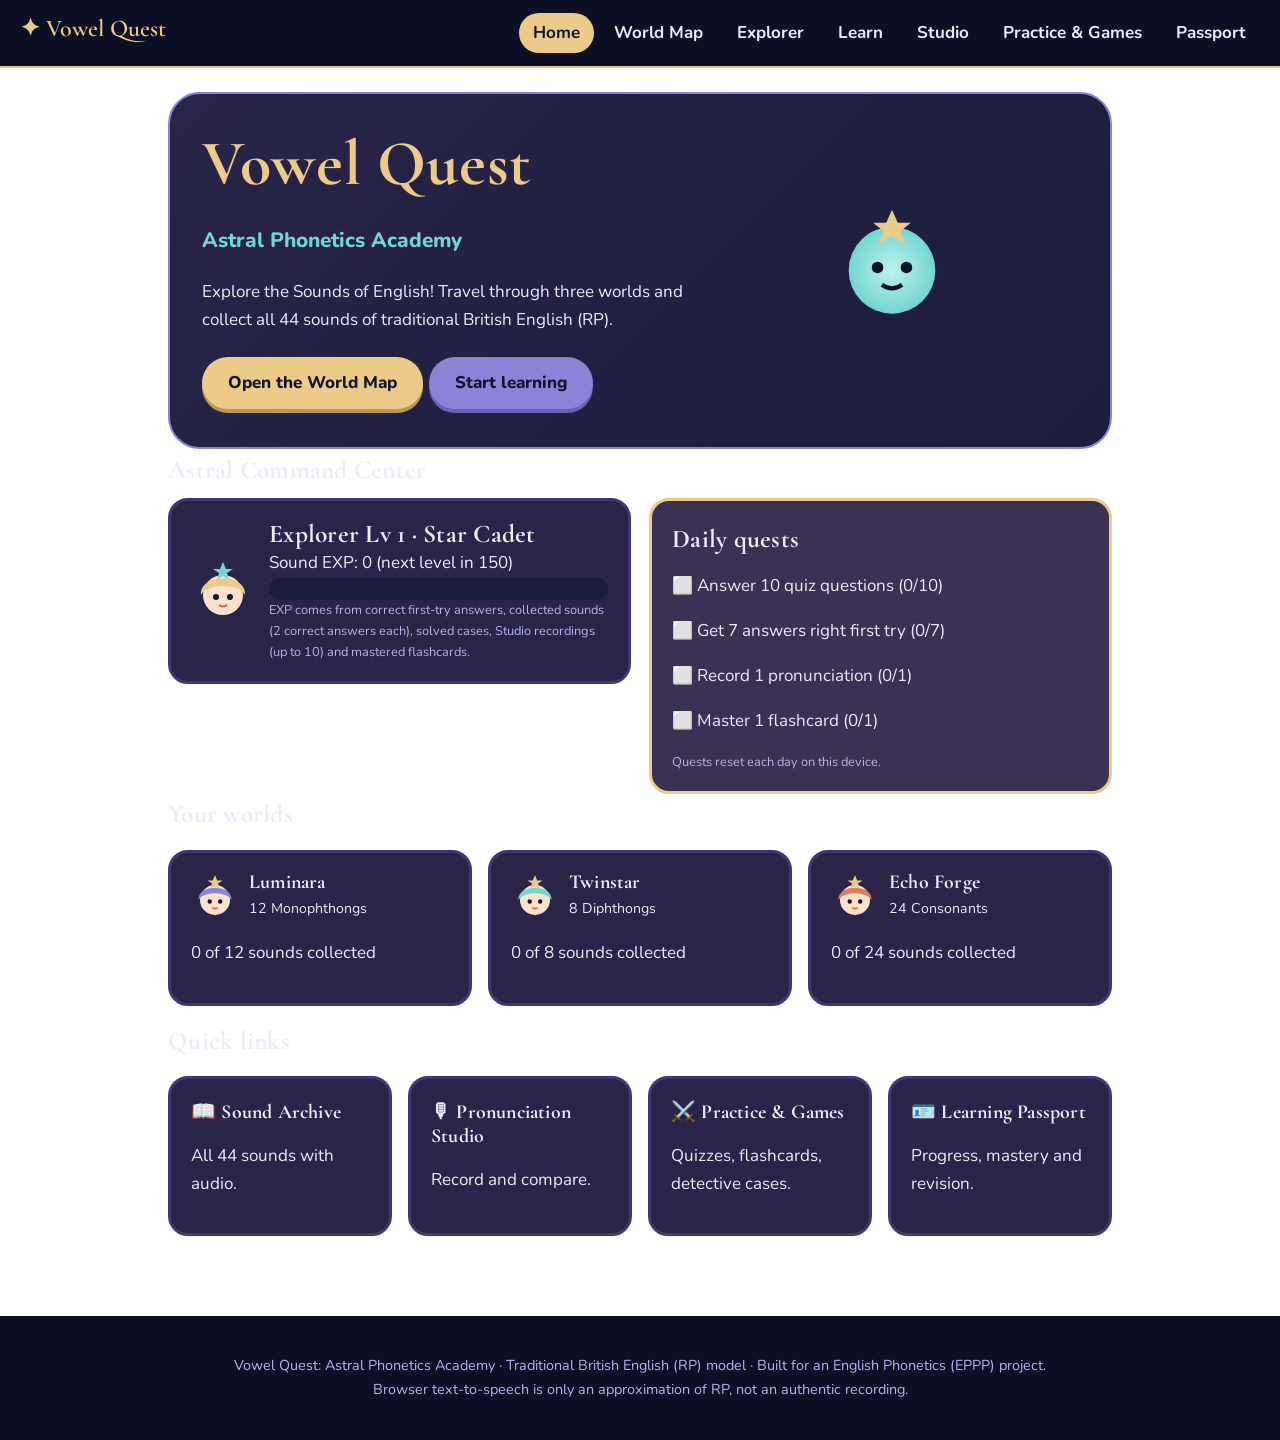
<file: index.html>
<!DOCTYPE html>
<html lang="en"><head><meta charset="utf-8"><meta name="viewport" content="width=device-width,initial-scale=1">
<title>Astral Command Center | Vowel Quest</title>
<link rel="preconnect" href="https://fonts.googleapis.com"><link href="https://fonts.googleapis.com/css2?family=Cormorant+Garamond:wght@600;700&family=Nunito:wght@400;700;800&display=swap" rel="stylesheet">
<link rel="stylesheet" href="css/style.css"></head>
<body><header id="site-header"></header>
<main>

<section class="hero"><div><h1>Vowel Quest</h1><p class="tag">Astral Phonetics Academy</p><p>Explore the Sounds of English! Travel through three worlds and collect all 44 sounds of traditional British English (RP).</p>
<a class="btn" href="world.html">Open the World Map</a><a class="btn alt" href="learn.html">Start learning</a></div><div style="text-align:center" id="echo"></div></section>
<h2>Astral Command Center</h2><div id="cmd"></div><h2>Your worlds</h2><div class="grid" id="worlds"></div>
<h2>Quick links</h2><div class="grid"><a class="card" href="explorer.html"><h3>📖 Sound Archive</h3><p>All 44 sounds with audio.</p></a><a class="card" href="studio.html"><h3>🎙 Pronunciation Studio</h3><p>Record and compare.</p></a><a class="card" href="practice.html"><h3>⚔️ Practice &amp; Games</h3><p>Quizzes, flashcards, detective cases.</p></a><a class="card" href="progress.html"><h3>🪪 Learning Passport</h3><p>Progress, mastery and revision.</p></a></div>
</main>
<footer id="site-footer"></footer>
<script src="js/data.js"></script><script src="js/main.js"></script><script src="js/home.js"></script>
</body></html>
</file>
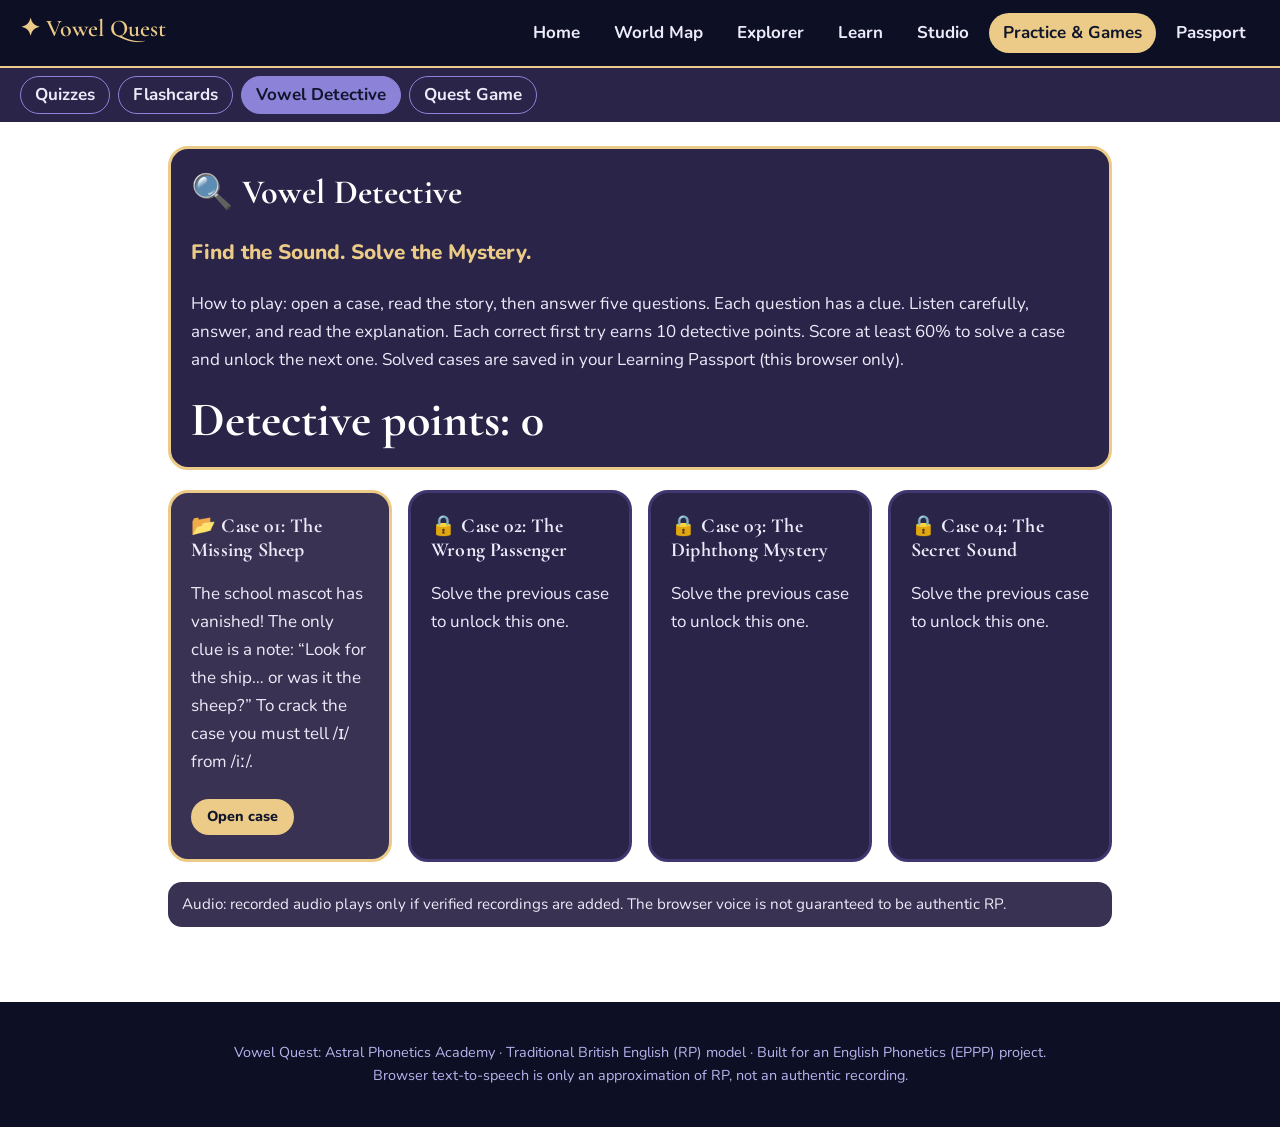
<file: detective.html>
<!DOCTYPE html>
<html lang="en"><head><meta charset="utf-8"><meta name="viewport" content="width=device-width,initial-scale=1">
<title>Vowel Detective | Vowel Quest</title>
<link rel="preconnect" href="https://fonts.googleapis.com"><link href="https://fonts.googleapis.com/css2?family=Cormorant+Garamond:wght@600;700&family=Nunito:wght@400;700;800&display=swap" rel="stylesheet">
<link rel="stylesheet" href="css/style.css"></head>
<body><header id="site-header"></header>
<main>

<div class="card dtv"><h1>🔍 Vowel Detective</h1><p class="tag" style="color:var(--y)">Find the Sound. Solve the Mystery.</p>
<p>How to play: open a case, read the story, then answer five questions. Each question has a clue. Listen carefully, answer, and read the explanation. Each correct first try earns 10 detective points. Score at least 60% to solve a case and unlock the next one. Solved cases are saved in your Learning Passport (this browser only).</p><p id="pts" class="big" style="color:#fff"></p></div>
<div id="cases" style="margin-top:18px"></div>
<p class="note">Audio: recorded audio plays only if verified recordings are added. The browser voice is not guaranteed to be authentic RP.</p>
</main>
<footer id="site-footer"></footer>
<script src="js/data.js"></script><script src="js/main.js"></script><script src="js/detective.js"></script>
</body></html>
</file>
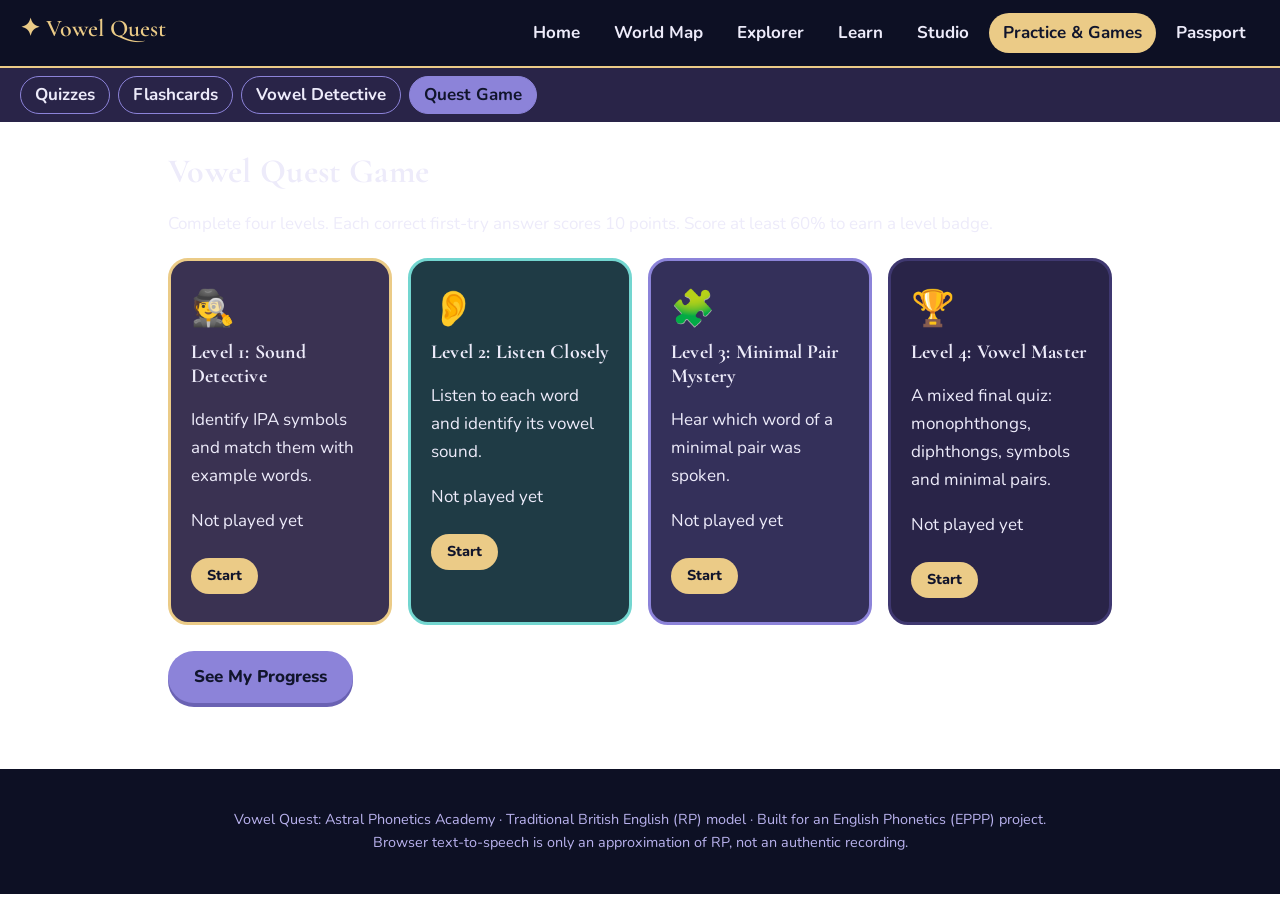
<file: game.html>
<!DOCTYPE html>
<html lang="en"><head><meta charset="utf-8"><meta name="viewport" content="width=device-width,initial-scale=1">
<title>Game | Vowel Quest</title>
<link rel="preconnect" href="https://fonts.googleapis.com"><link href="https://fonts.googleapis.com/css2?family=Cormorant+Garamond:wght@600;700&family=Nunito:wght@400;700;800&display=swap" rel="stylesheet">
<link rel="stylesheet" href="css/style.css"></head>
<body><header id="site-header"></header>
<main>
<h1>Vowel Quest Game</h1>
<p>Complete four levels. Each correct first-try answer scores 10 points. Score at least 60% to earn a level badge.</p>
<div id="game"></div>
<a class="btn alt" href="progress.html">See My Progress</a>
</main>
<footer id="site-footer"></footer>
<script src="js/data.js"></script><script src="js/main.js"></script><script src="js/game.js"></script>
</body></html>
</file>
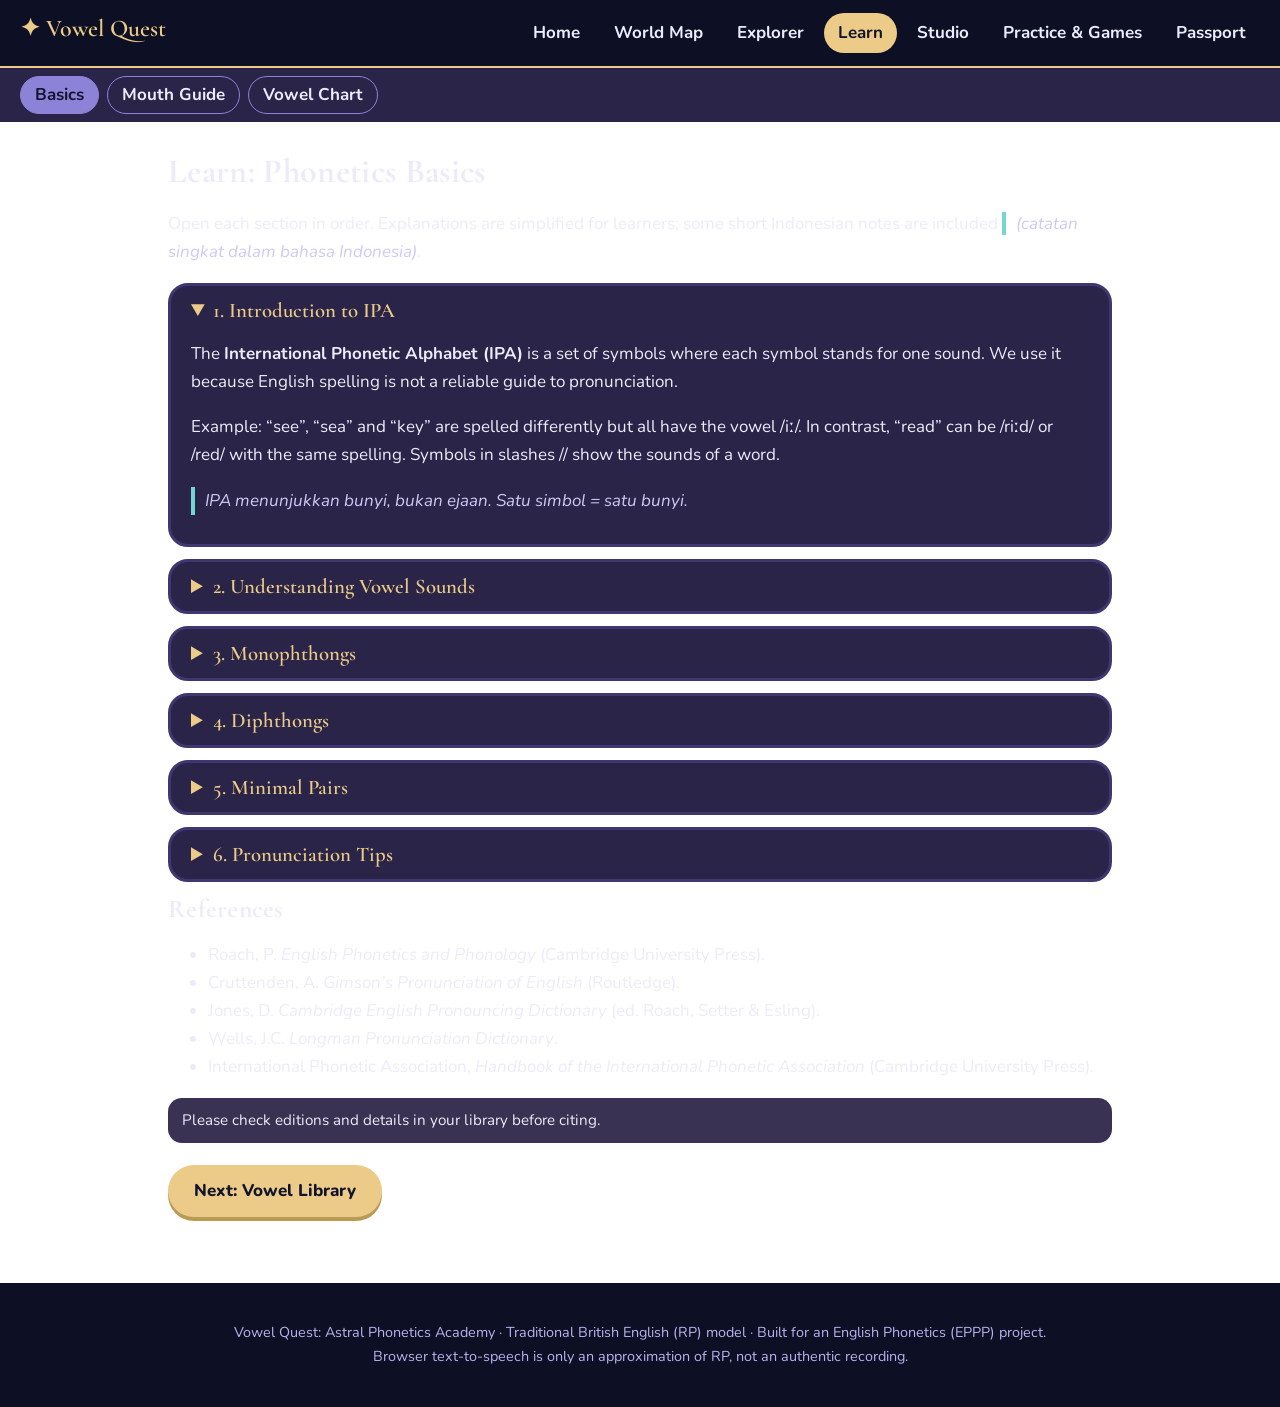
<file: learn.html>
<!DOCTYPE html>
<html lang="en"><head><meta charset="utf-8"><meta name="viewport" content="width=device-width,initial-scale=1">
<title>Learn | Vowel Quest</title>
<link rel="preconnect" href="https://fonts.googleapis.com"><link href="https://fonts.googleapis.com/css2?family=Cormorant+Garamond:wght@600;700&family=Nunito:wght@400;700;800&display=swap" rel="stylesheet">
<link rel="stylesheet" href="css/style.css"></head>
<body><header id="site-header"></header>
<main>
<h1>Learn: Phonetics Basics</h1>
<p>Open each section in order. Explanations are simplified for learners; some short Indonesian notes are included <span class="id">(catatan singkat dalam bahasa Indonesia)</span>.</p>
<details open><summary>1. Introduction to IPA</summary>
<p>The <strong>International Phonetic Alphabet (IPA)</strong> is a set of symbols where each symbol stands for one sound. We use it because English spelling is not a reliable guide to pronunciation.</p>
<p>Example: “see”, “sea” and “key” are spelled differently but all have the vowel /iː/. In contrast, “read” can be /riːd/ or /red/ with the same spelling. Symbols in slashes // show the sounds of a word.</p>
<p class="id">IPA menunjukkan bunyi, bukan ejaan. Satu simbol = satu bunyi.</p></details>
<details><summary>2. Understanding Vowel Sounds</summary>
<p>A <strong>vowel</strong> is a sound made with a fairly open mouth, with no blocking of the air. We describe vowels in three ways:</p>
<ul><li><strong>Tongue height:</strong> <em>close</em> (high tongue, as in /iː/) or <em>open</em> (low tongue, as in /ɑː/).</li><li><strong>Tongue position:</strong> <em>front</em> (/iː/), <em>central</em> (/ə/) or <em>back</em> (/uː/).</li><li><strong>Lip rounding:</strong> <em>rounded</em> (/uː/) or <em>unrounded</em> (/iː/).</li></ul>
<p class="id">Close = lidah tinggi; open = lidah rendah; front = depan; back = belakang.</p></details>
<details><summary>3. Monophthongs</summary>
<p>A <strong>monophthong</strong> is a vowel with a relatively steady quality: the tongue and lips stay in roughly the same position. This model has 12: /iː/ see, /ɪ/ sit, /e/ bed, /æ/ cat, /ɑː/ car, /ɒ/ hot, /ɔː/ law, /ʊ/ book, /uː/ food, /ʌ/ cup, /ɜː/ bird, /ə/ about.</p></details>
<details><summary>4. Diphthongs</summary>
<p>A <strong>diphthong</strong> glides from one vowel quality to another within one syllable. The tongue and lips move. This model has 8: /eɪ/ day, /aɪ/ my, /ɔɪ/ boy, /əʊ/ go, /aʊ/ now, /ɪə/ near, /eə/ hair, /ʊə/ tour.</p>
<p class="note">Academic note: this site uses the traditional RP teaching inventory. Modern British English varies, and /ʊə/ is not a distinct diphthong for all contemporary speakers (many say /ɔː/ in “tour” or “sure”). American English uses a different vowel inventory and is not taught here.</p>
<p class="id">Diftong: bunyi vokal yang “bergeser” dalam satu suku kata.</p></details>
<details><summary>5. Minimal Pairs</summary>
<p>A <strong>minimal pair</strong> is two words that differ in only one sound and have different meanings. Examples: ship /ʃɪp/ and sheep /ʃiːp/; bed /bed/ and bad /bæd/; full /fʊl/ and fool /fuːl/.</p>
<p>Changing one vowel changes the word, so that vowel is a separate <em>phoneme</em>. If you mix them up, listeners may misunderstand you.</p></details>
<details><summary>6. Pronunciation Tips</summary>
<ul><li><strong>Listen:</strong> play a word several times before speaking.</li><li><strong>Compare:</strong> say both words of a minimal pair and notice the difference.</li><li><strong>Practise:</strong> record yourself and compare with a verified recording.</li></ul>
<p><strong>Common mistakes:</strong></p>
<ul><li>Using the same vowel for /ɪ/ and /iː/ (ship and sheep). Make /iː/ longer and tenser.</li><li>Making /e/ and /æ/ the same (bed and bad). Open your mouth more for /æ/.</li><li>Turning diphthongs into short vowels (say /əʊ/ in “go”, not a plain “o”).</li><li>Pronouncing “r” after vowels in car /kɑː/ or bird /bɜːd/. Traditional RP does not.</li><li>Rounding /ʌ/ in “cup”. It is unrounded.</li></ul>
<p class="id">Indonesia punya lebih sedikit kontras vokal, jadi sebagian bunyi Inggris terasa baru. Latihan mendengar sangat membantu.</p></details>
<h2>References</h2>
<ul><li>Roach, P. <em>English Phonetics and Phonology</em> (Cambridge University Press).</li><li>Cruttenden, A. <em>Gimson’s Pronunciation of English</em> (Routledge).</li><li>Jones, D. <em>Cambridge English Pronouncing Dictionary</em> (ed. Roach, Setter &amp; Esling).</li><li>Wells, J.C. <em>Longman Pronunciation Dictionary</em>.</li><li>International Phonetic Association, <em>Handbook of the International Phonetic Association</em> (Cambridge University Press).</li></ul>
<p class="note">Please check editions and details in your library before citing.</p>
<a class="btn" href="library.html">Next: Vowel Library</a>
</main>
<footer id="site-footer"></footer>
<script src="js/data.js"></script><script src="js/main.js"></script>
</body></html>
</file>
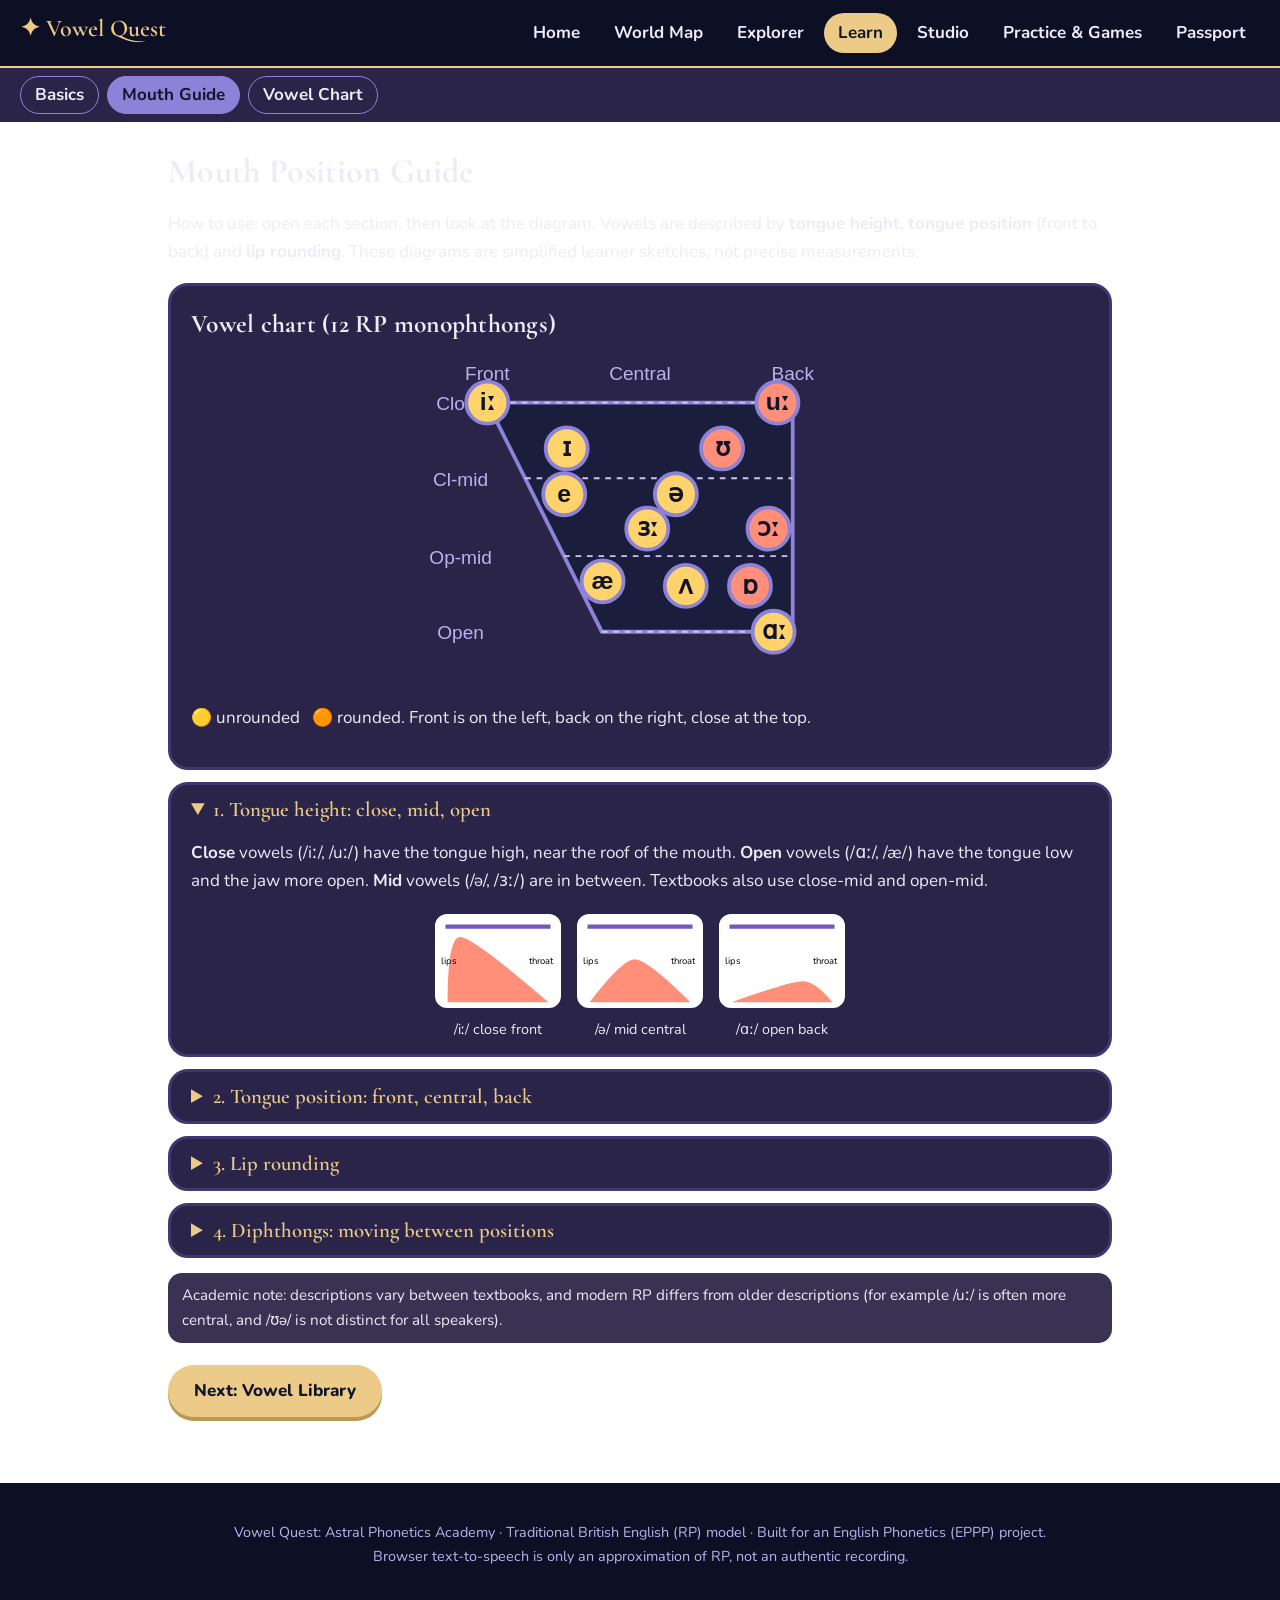
<file: mouth.html>
<!DOCTYPE html>
<html lang="en"><head><meta charset="utf-8"><meta name="viewport" content="width=device-width,initial-scale=1">
<title>Mouth Position Guide | Vowel Quest</title>
<link rel="preconnect" href="https://fonts.googleapis.com"><link href="https://fonts.googleapis.com/css2?family=Cormorant+Garamond:wght@600;700&family=Nunito:wght@400;700;800&display=swap" rel="stylesheet">
<link rel="stylesheet" href="css/style.css"></head>
<body><header id="site-header"></header>
<main>

<h1>Mouth Position Guide</h1>
<p>How to use: open each section, then look at the diagram. Vowels are described by <strong>tongue height</strong>, <strong>tongue position</strong> (front to back) and <strong>lip rounding</strong>. These diagrams are simplified learner sketches, not precise measurements.</p>
<div class="card"><h2>Vowel chart (12 RP monophthongs)</h2><div id="vchart"></div><p>🟡 unrounded &nbsp; 🟠 rounded. Front is on the left, back on the right, close at the top.</p></div>
<details open><summary>1. Tongue height: close, mid, open</summary><p><strong>Close</strong> vowels (/iː/, /uː/) have the tongue high, near the roof of the mouth. <strong>Open</strong> vowels (/ɑː/, /æ/) have the tongue low and the jaw more open. <strong>Mid</strong> vowels (/ə/, /ɜː/) are in between. Textbooks also use close-mid and open-mid.</p><div class="sks" id="sk1"></div></details>
<details><summary>2. Tongue position: front, central, back</summary><p>It describes where the highest part of the tongue is. <strong>Front:</strong> /iː/, /e/, /æ/. <strong>Central:</strong> /ə/, /ɜː/, /ʌ/. <strong>Back:</strong> /ɑː/, /ɔː/, /uː/.</p><div class="sks" id="sk2"></div></details>
<details><summary>3. Lip rounding</summary><p>Lips can be <strong>spread</strong> (/iː/), <strong>neutral</strong> (/ə/) or <strong>rounded</strong> (/uː/). Among the monophthongs, /ɒ/, /ɔː/, /ʊ/ and /uː/ are rounded. Others are unrounded. /ɑː/ is unrounded even though the mouth is wide open.</p><div class="sks" id="sk3"></div></details>
<details><summary>4. Diphthongs: moving between positions</summary><p>In a diphthong the tongue (and often the lips) moves within one syllable, for example /əʊ/ moves from central towards back and from neutral to rounded lips. See the arrows in the <a href="library.html">Vowel Library</a>.</p></details>
<p class="note">Academic note: descriptions vary between textbooks, and modern RP differs from older descriptions (for example /uː/ is often more central, and /ʊə/ is not distinct for all speakers).</p>
<a class="btn" href="library.html">Next: Vowel Library</a>
</main>
<footer id="site-footer"></footer>
<script src="js/data.js"></script><script src="js/main.js"></script><script src="js/mouth.js"></script>
</body></html>
</file>
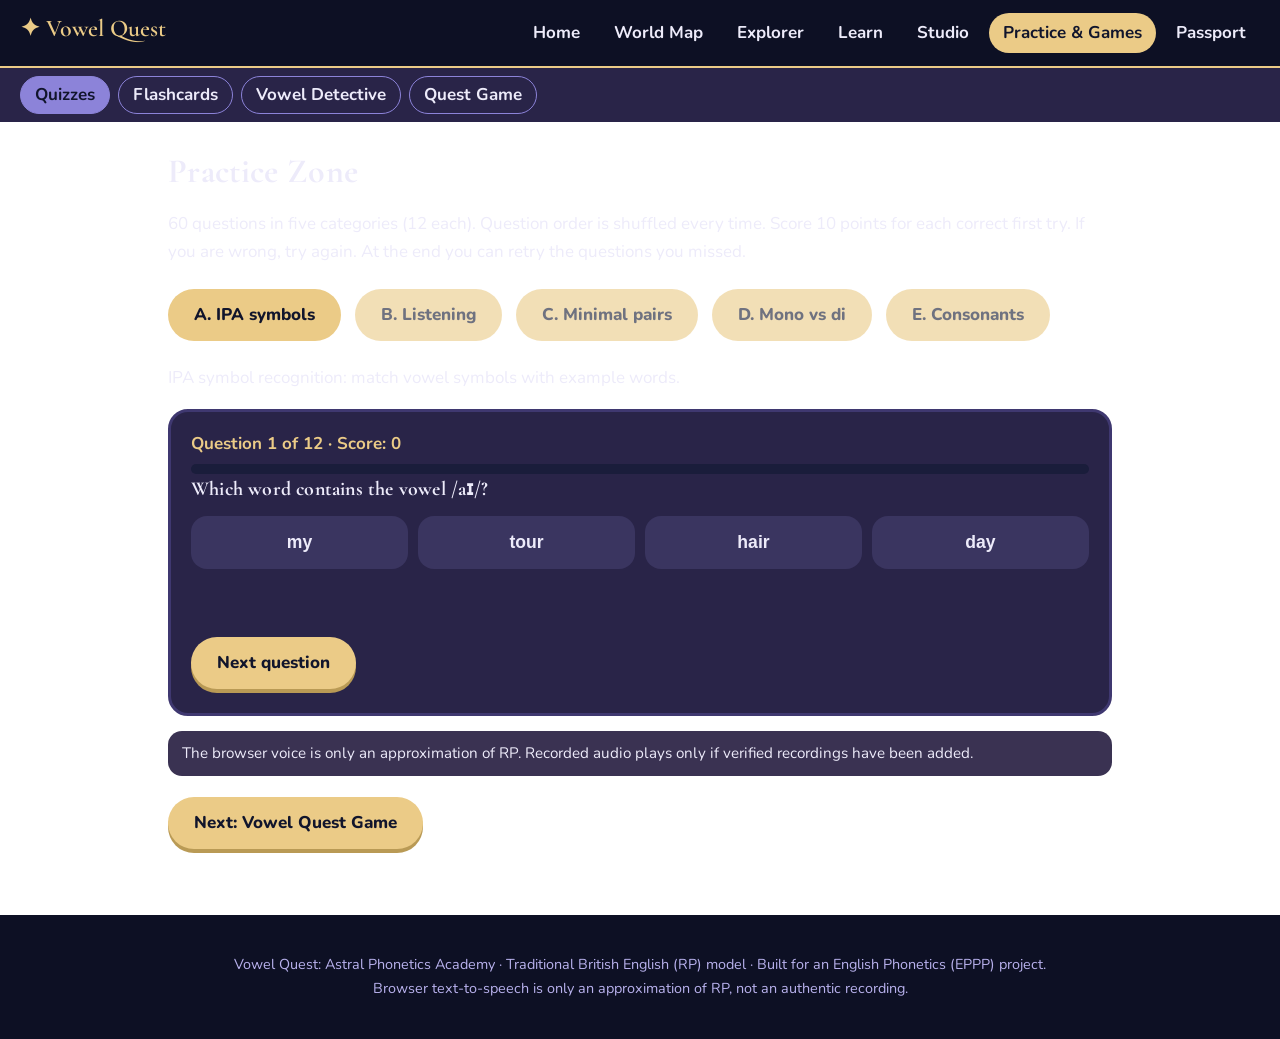
<file: practice.html>
<!DOCTYPE html>
<html lang="en"><head><meta charset="utf-8"><meta name="viewport" content="width=device-width,initial-scale=1">
<title>Practice Zone | Vowel Quest</title>
<link rel="preconnect" href="https://fonts.googleapis.com"><link href="https://fonts.googleapis.com/css2?family=Cormorant+Garamond:wght@600;700&family=Nunito:wght@400;700;800&display=swap" rel="stylesheet">
<link rel="stylesheet" href="css/style.css"></head>
<body><header id="site-header"></header>
<main>

<h1>Practice Zone</h1>
<p>60 questions in five categories (12 each). Question order is shuffled every time. Score 10 points for each correct first try. If you are wrong, try again. At the end you can retry the questions you missed.</p>
<div class="tabs" role="group" aria-label="Choose a category"><button class="btn" data-k="A" type="button">A. IPA symbols</button><button class="btn" data-k="B" type="button">B. Listening</button><button class="btn" data-k="C" type="button">C. Minimal pairs</button><button class="btn" data-k="D" type="button">D. Mono vs di</button><button class="btn" data-k="E" type="button">E. Consonants</button></div>
<p id="intro"></p><div class="card" id="quiz"></div>
<p class="note">The browser voice is only an approximation of RP. Recorded audio plays only if verified recordings have been added.</p>
<a class="btn" href="game.html">Next: Vowel Quest Game</a>
</main>
<footer id="site-footer"></footer>
<script src="js/data.js"></script><script src="js/main.js"></script><script src="js/practice.js"></script>
</body></html>
</file>
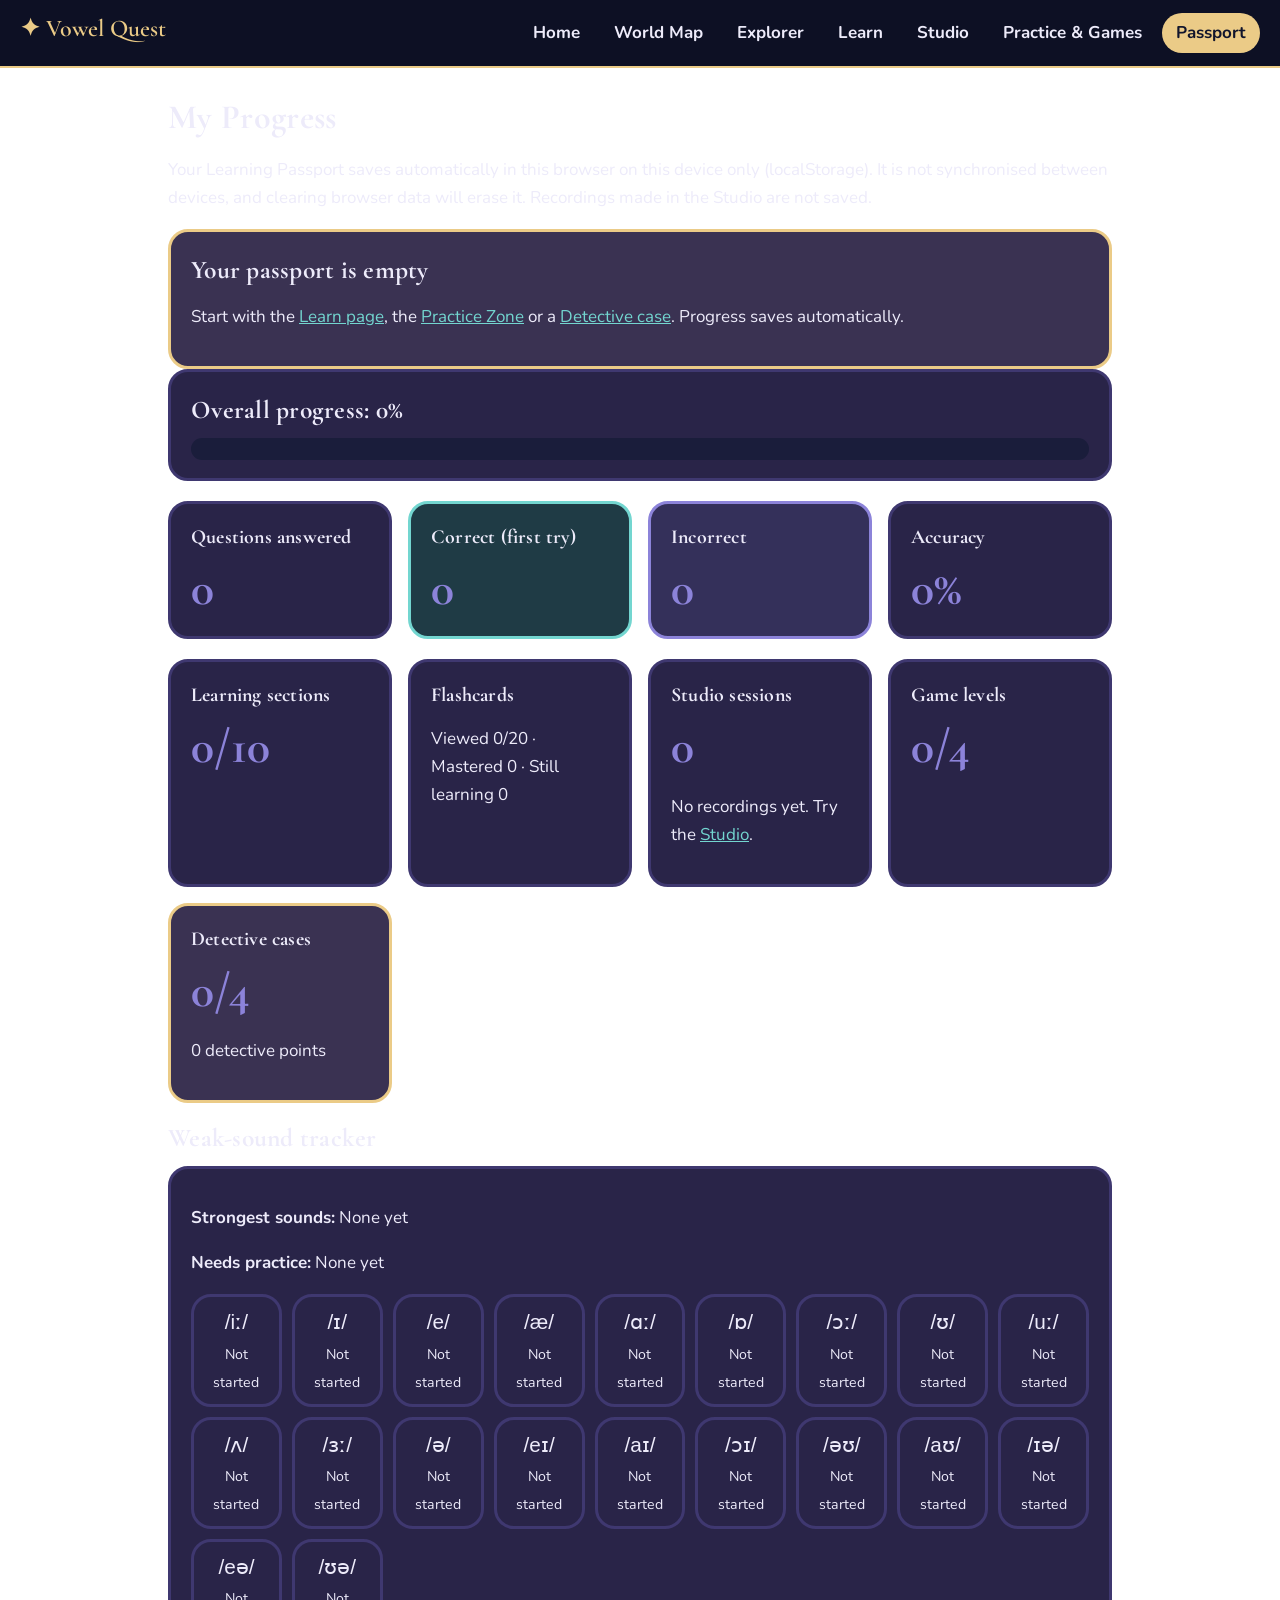
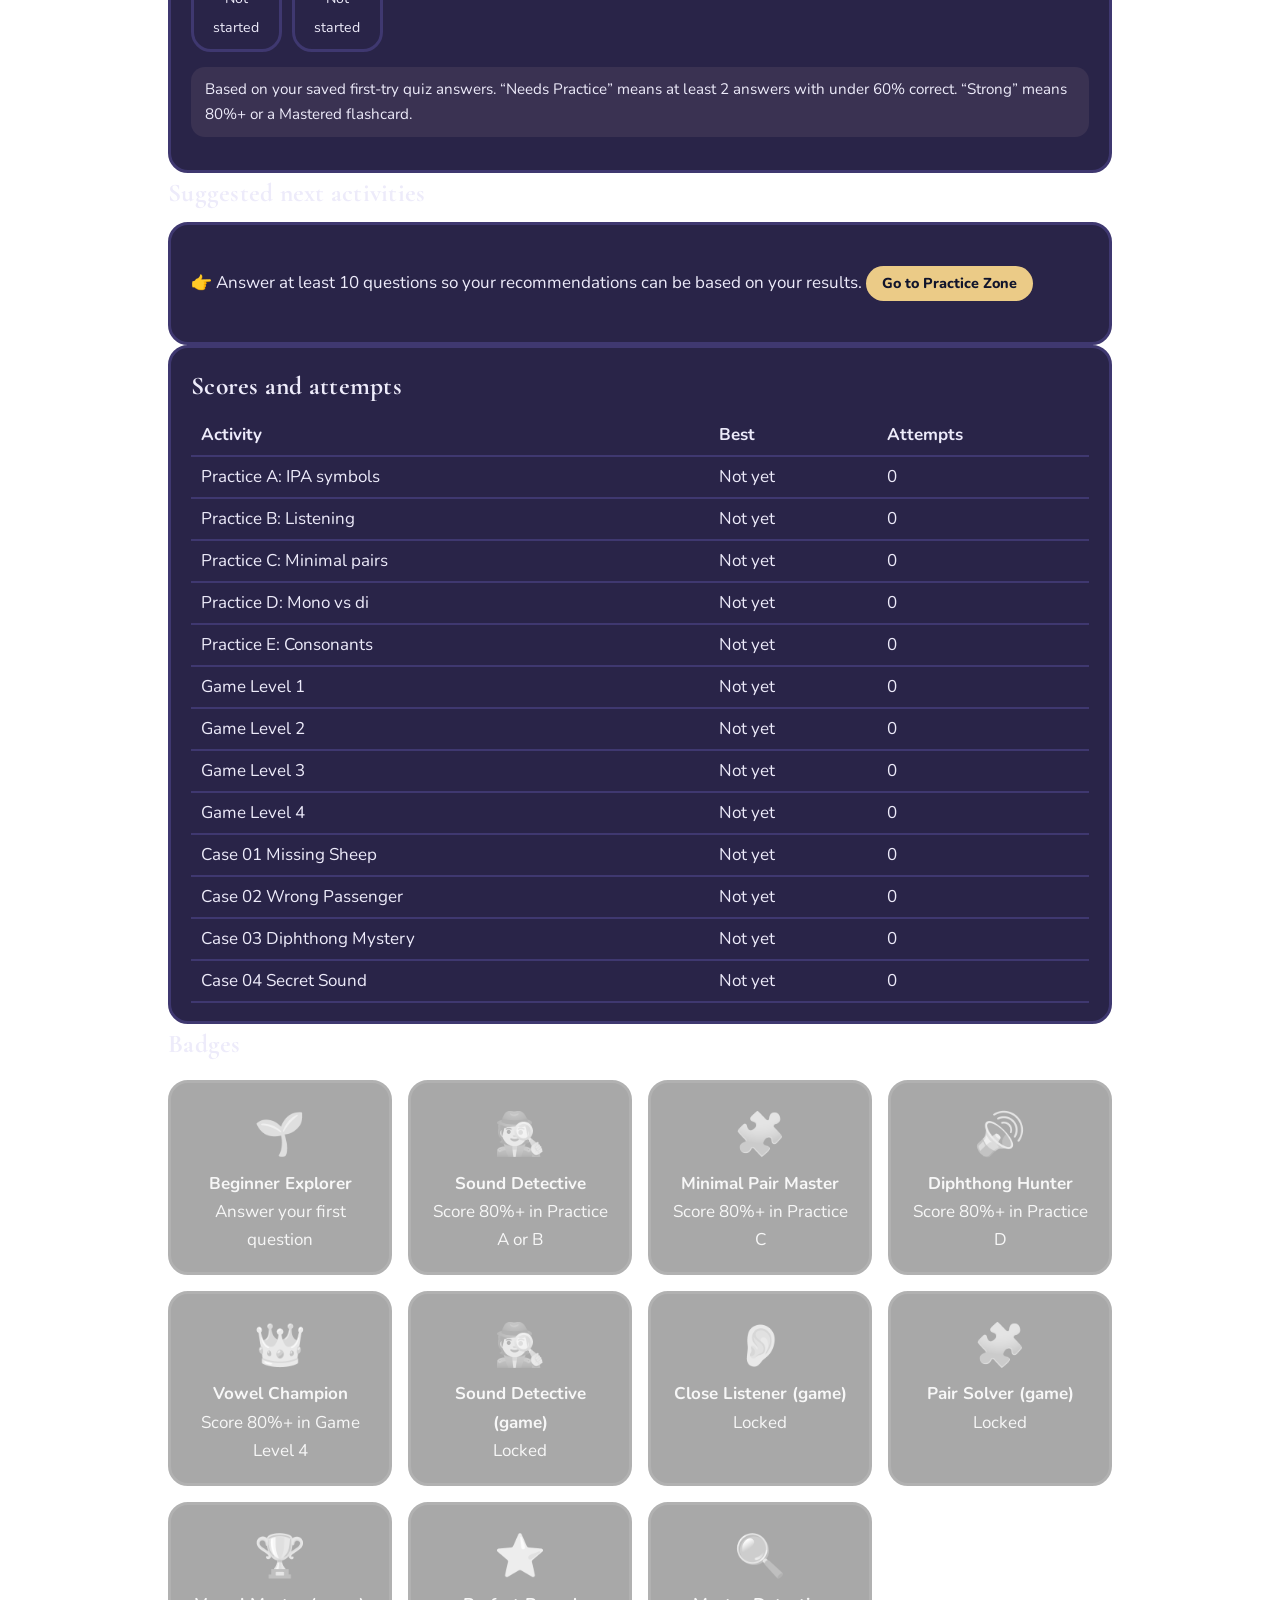
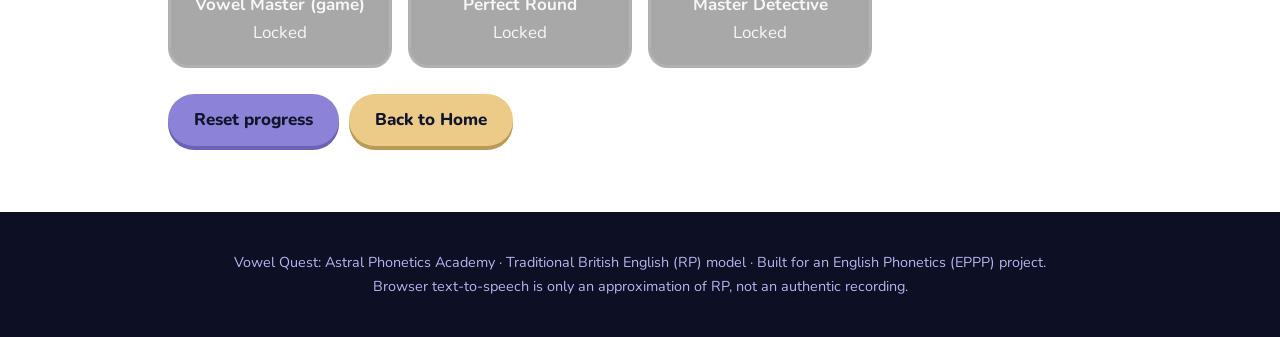
<file: progress.html>
<!DOCTYPE html>
<html lang="en"><head><meta charset="utf-8"><meta name="viewport" content="width=device-width,initial-scale=1">
<title>My Progress | Vowel Quest</title>
<link rel="preconnect" href="https://fonts.googleapis.com"><link href="https://fonts.googleapis.com/css2?family=Cormorant+Garamond:wght@600;700&family=Nunito:wght@400;700;800&display=swap" rel="stylesheet">
<link rel="stylesheet" href="css/style.css"></head>
<body><header id="site-header"></header>
<main>
<h1>My Progress</h1>
<p>Your Learning Passport saves automatically in this browser on this device only (localStorage). It is not synchronised between devices, and clearing browser data will erase it. Recordings made in the Studio are not saved.</p>
<div id="dash"></div>
<button class="btn alt" id="reset" type="button">Reset progress</button>
<a class="btn" href="index.html">Back to Home</a>
</main>
<footer id="site-footer"></footer>
<script src="js/data.js"></script><script src="js/main.js"></script><script src="js/progress.js"></script>
</body></html>
</file>
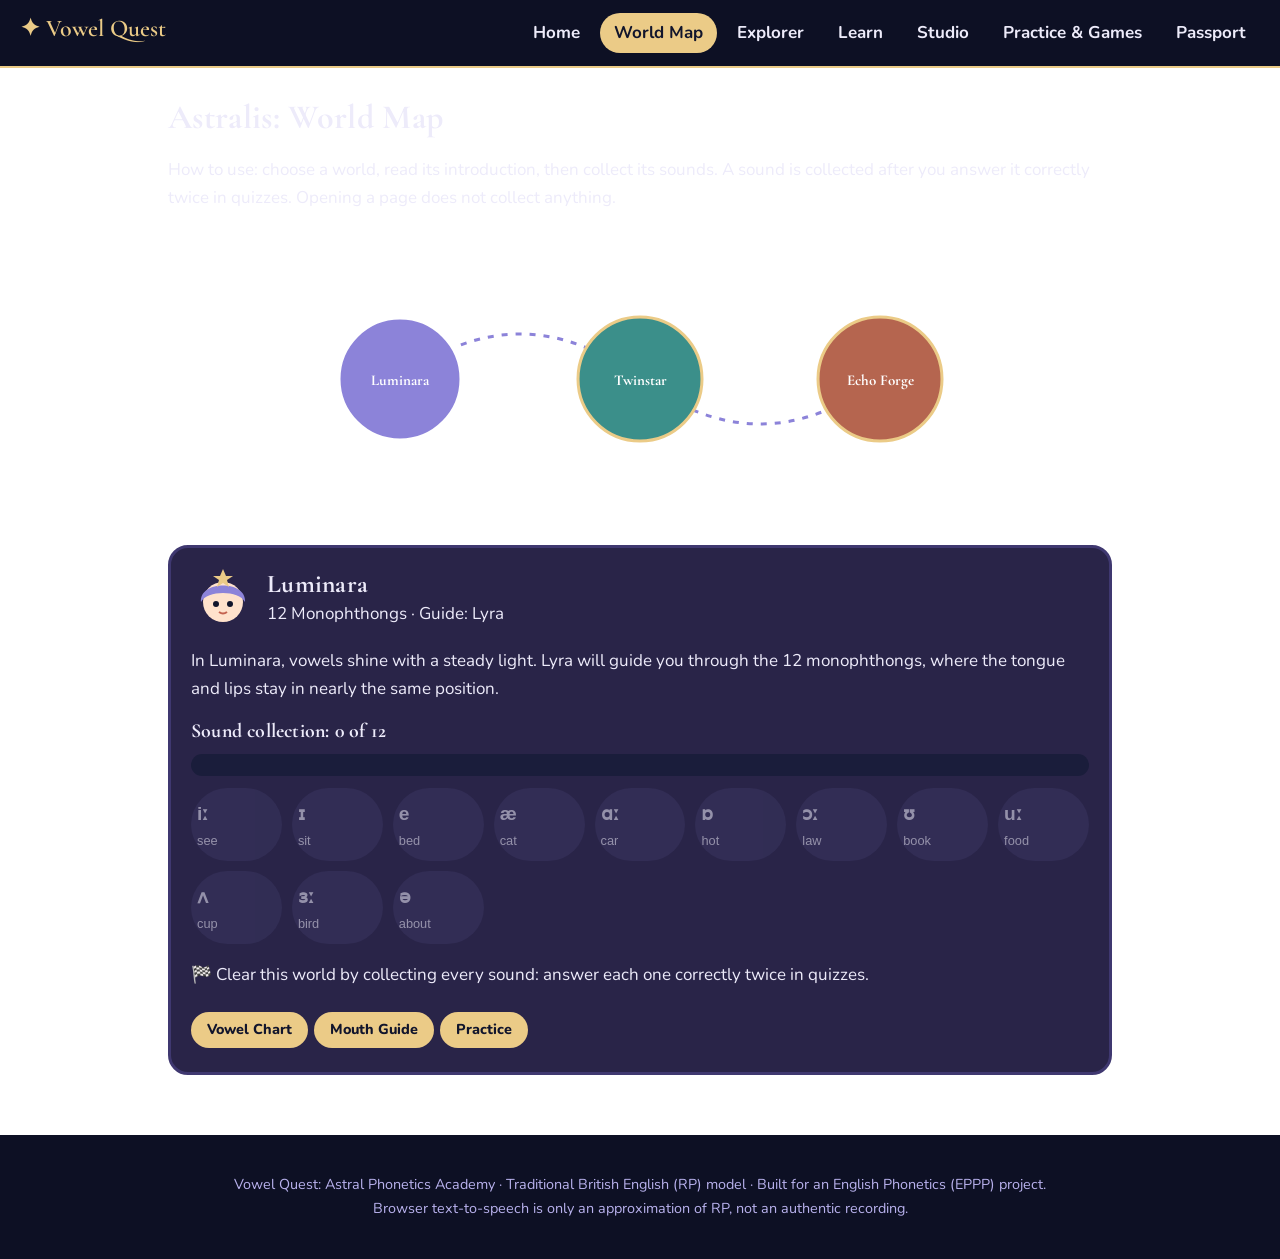
<file: world.html>
<!DOCTYPE html>
<html lang="en"><head><meta charset="utf-8"><meta name="viewport" content="width=device-width,initial-scale=1">
<title>World Map: Astralis | Vowel Quest</title>
<link rel="preconnect" href="https://fonts.googleapis.com"><link href="https://fonts.googleapis.com/css2?family=Cormorant+Garamond:wght@600;700&family=Nunito:wght@400;700;800&display=swap" rel="stylesheet">
<link rel="stylesheet" href="css/style.css"></head>
<body><header id="site-header"></header>
<main>

<h1>Astralis: World Map</h1><p>How to use: choose a world, read its introduction, then collect its sounds. A sound is collected after you answer it correctly twice in quizzes. Opening a page does not collect anything.</p>
<svg class="map" viewBox="0 0 720 300" role="group" aria-label="Map of Astralis with three worlds"><path d="M120 150 Q240 60 360 150 T600 150" stroke="#8C83D9" stroke-width="3" stroke-dasharray="6 8" fill="none"/>
<g role="button" tabindex="0" data-w="luminara" aria-label="World 01 Luminara"><circle class="pl" cx="120" cy="150" r="62" fill="#8C83D9"/><text x="120" y="156">Luminara</text></g>
<g role="button" tabindex="0" data-w="twinstar" aria-label="World 02 Twinstar"><circle class="pl" cx="360" cy="150" r="62" fill="#3b8f8a"/><text x="360" y="156">Twinstar</text></g>
<g role="button" tabindex="0" data-w="echoforge" aria-label="World 03 Echo Forge"><circle class="pl" cx="600" cy="150" r="62" fill="#b5654f"/><text x="600" y="156">Echo Forge</text></g></svg>
<section class="card" id="panel" style="margin-top:16px" aria-live="polite"></section>
</main>
<footer id="site-footer"></footer>
<script src="js/data.js"></script><script src="js/main.js"></script><script src="js/world.js"></script>
</body></html>
</file>
<file: css/style.css>
:root{--p:#7658BD;--pl:#EEE8FF;--y:#FFD36B;--c:#FF8F78;--m:#A8DEC5;--bg:#FFFDF9;--ink:#2B2340;--r:20px}
*{box-sizing:border-box}
body{margin:0;background:var(--bg);color:var(--ink);font:17px/1.65 Nunito,Poppins,system-ui,sans-serif}
h1,h2,h3,.logo{font-family:Fredoka,"Baloo 2",system-ui,sans-serif;line-height:1.2;margin:.2em 0 .5em}
a{color:var(--p)}
:focus-visible{outline:3px solid var(--c);outline-offset:2px}
header{display:flex;align-items:center;justify-content:space-between;flex-wrap:wrap;gap:8px;padding:10px 20px;background:var(--p);position:sticky;top:0;z-index:5}
.logo{color:#fff;font-size:1.5rem;text-decoration:none;font-weight:600}
nav{display:flex;gap:6px;flex-wrap:wrap}
nav a{color:#fff;text-decoration:none;padding:6px 14px;border-radius:99px;font-weight:700}
nav a:hover,nav a[aria-current]{background:var(--y);color:var(--ink)}
.menu{display:none;background:var(--y);border:0;border-radius:12px;font-size:1.3rem;padding:4px 12px}
main{max-width:980px;margin:0 auto;padding:24px 18px 60px}
.hero{background:var(--pl);border-radius:32px;padding:32px;display:grid;grid-template-columns:1.3fr 1fr;gap:20px;align-items:center}
.hero h1{font-size:clamp(2.4rem,7vw,4rem);color:var(--p);margin:0}
.tag{font-size:1.3rem;font-weight:800;color:var(--c)}
.btn,.opt,.chip{font:inherit;font-weight:800;cursor:pointer;border-radius:99px;border:0;transition:transform .15s,background .15s}
.btn{background:var(--c);color:#fff;padding:12px 26px;text-decoration:none;display:inline-block;margin:6px 6px 6px 0;box-shadow:0 4px 0 #d9705a}
.btn:hover{transform:translateY(-2px)}.btn.alt{background:var(--p);box-shadow:0 4px 0 #5a409a}
.btn.sm{padding:6px 16px;font-size:.9rem;box-shadow:none}
.grid{display:grid;grid-template-columns:repeat(auto-fit,minmax(200px,1fr));gap:16px;margin:20px 0}
.card{background:#fff;border:3px solid var(--pl);border-radius:var(--r);padding:18px 20px}
a.card{text-decoration:none;color:inherit}a.card:hover{border-color:var(--p);transform:rotate(-1deg)}
.card.y{background:#FFF3D1;border-color:var(--y)}.card.m{background:#E6F6EE;border-color:var(--m)}.card.c{background:#FFE9E4;border-color:var(--c)}
details{background:#fff;border:3px solid var(--pl);border-radius:var(--r);padding:12px 20px;margin:12px 0}
summary{font:600 1.3rem Fredoka,sans-serif;cursor:pointer;color:var(--p)}
.id{font-style:italic;color:#5a4b80;border-left:4px solid var(--m);padding-left:10px}
.note{background:#FFF3D1;border-radius:14px;padding:10px 14px;font-size:.95rem}
table{border-collapse:collapse;width:100%}td,th{padding:6px 10px;border-bottom:2px solid var(--pl);text-align:left}
.ipa{font-family:"Noto Sans","Doulos SIL","Charis SIL","Segoe UI",sans-serif}
.chart{max-width:420px;width:100%;display:block;margin:auto}
.vs{fill:var(--pl);stroke:var(--p);stroke-width:2}
.dot{fill:var(--y);stroke:var(--p);stroke-width:2;cursor:pointer}.dot.on,.dot:hover{fill:var(--c)}
.chart text{font:600 13px "Noto Sans","Segoe UI",sans-serif;text-anchor:middle;pointer-events:none}
.chart .lb{font-size:10px;fill:#6b5d93;font-weight:400}
.glide{stroke:var(--c);stroke-width:3}
.vgrid{display:grid;grid-template-columns:repeat(auto-fill,minmax(88px,1fr));gap:10px}
.chip{background:var(--pl);padding:10px 6px;font-size:1.2rem;color:var(--ink)}.chip small{display:block;font-weight:400;font-size:.8rem}
.chip:hover,.chip.on{background:var(--y)}
.two{display:grid;grid-template-columns:1fr 1fr;gap:18px;align-items:start}
.sym{font-size:3.2rem;color:var(--p);font-weight:700}
.audio{display:flex;gap:8px;flex-wrap:wrap;align-items:center;margin:10px 0}
.status{font-size:.9rem;color:#a03d2a;margin:0;flex-basis:100%}
.opts{display:grid;grid-template-columns:repeat(auto-fit,minmax(130px,1fr));gap:10px;margin:14px 0}
.opt{background:var(--pl);padding:12px;font-size:1.1rem;border-radius:16px}
.opt:hover:not(:disabled){background:var(--y)}.opt.ok{background:var(--m)}.opt.bad{background:#ffc9bf;text-decoration:line-through}
.bar{height:10px;background:var(--pl);border-radius:9px;overflow:hidden}.bar span{display:block;height:100%;background:var(--c);transition:width .4s}
.meta{margin:0 0 6px;font-weight:700;color:var(--p)}
.fb{min-height:1.6em;font-weight:700}.fb.good{color:#1f7a53}.fb.badfb{color:#b0432c}
.big{font:700 3rem Fredoka,sans-serif;color:var(--p);margin:0}
.tabs{display:flex;gap:8px;flex-wrap:wrap;margin:14px 0}.tabs .btn{box-shadow:none;opacity:.6}.tabs .btn[aria-pressed=true]{opacity:1}
.badge{text-align:center}.badge .e{font-size:2.6rem}.badge.lock{opacity:.4;filter:grayscale(1)}
.pbar{height:22px;background:var(--pl);border-radius:99px;overflow:hidden}.pbar span{display:block;height:100%;background:linear-gradient(90deg,var(--m),var(--p));width:0;transition:width .8s}
footer{text-align:center;padding:24px;background:var(--pl);font-size:.9rem}
@media(max-width:700px){.menu{display:block}nav{display:none;width:100%;flex-direction:column}nav.open{display:flex}.hero,.two{grid-template-columns:1fr}}
@media(prefers-reduced-motion:reduce){*{transition:none!important}}

.rec-dot{display:inline-block;width:14px;height:14px;border-radius:50%;background:#d62828;animation:pulse 1s infinite}
@keyframes pulse{50%{opacity:.25}}
.fcard{min-height:240px;text-align:center;cursor:pointer;display:flex;flex-direction:column;justify-content:center;margin:12px 0;background:#FFF3D1;border-color:var(--y)}
.fcard.turn{animation:turn .35s}@keyframes turn{from{transform:rotateY(90deg)}to{transform:none}}
.sks{display:flex;flex-wrap:wrap;gap:12px;justify-content:center}.sks figure{margin:0;text-align:center;font-size:.9rem;width:130px}.sks svg{width:100%;background:#fff;border:2px solid var(--pl);border-radius:14px}
audio{width:100%;margin:8px 0}select{max-width:100%}

.dtv{background:#3b2a73;color:#fff;border-color:var(--y)}.dtv h1{color:#fff}.dtv a{color:var(--y)}
.btn.na{background:#b9aed6;box-shadow:none}.hint{flex-basis:100%;margin:0;font-size:.8rem;color:#6b5d93}
/* ===== Astral Phonetics Academy theme: Cosmic Navy #11152C, Nebula #292448, Stardust #8C83D9, Aether #73D6D0, Starlight #EBCB87 ===== */
:root{--p:#8C83D9;--pl:#292448;--y:#EBCB87;--c:#73D6D0;--m:#73D6D0;--bg:#11152C;--ink:#EDEBFA}
body{background:var(--bg) radial-gradient(1px 1px at 20% 30%,#fff9,transparent),radial-gradient(1px 1px at 70% 60%,#fff7,transparent),radial-gradient(1.5px 1.5px at 45% 85%,#fff7,transparent);background-size:auto,320px 320px,320px 320px,320px 320px}
h1,h2,h3,.logo,summary,.big,.sym{font-family:"Cormorant Garamond",Georgia,serif}
h1,h2,h3{font-weight:700;letter-spacing:.01em}.sym,.big{font-weight:700}.sym{font-size:3.6rem}
a{color:var(--c)}header{background:#0d1024;border-bottom:2px solid var(--y)}
nav a{color:var(--ink)}nav a:hover,nav a[aria-current]{background:var(--y);color:#11152C}
.logo{color:var(--y)}.menu{background:var(--y)}
nav.sub{display:flex;gap:8px;flex-wrap:wrap;padding:8px 20px;background:var(--pl)}nav.sub a{padding:4px 14px;border-radius:99px;text-decoration:none;font-weight:700;border:1px solid var(--p);color:var(--ink)}nav.sub a[aria-current]{background:var(--p);color:#11152C}
.hero{background:linear-gradient(135deg,#292448,#1a1d3b);border:2px solid var(--p)}.hero h1{color:var(--y)}.tag{color:var(--c)}
.btn{background:var(--y);color:#11152C;box-shadow:0 4px 0 #b99a55}.btn.alt{background:var(--p);color:#11152C;box-shadow:0 4px 0 #6a62b3}
.card,details{background:var(--pl);border-color:#3f3870;color:var(--ink)}
.card.y{background:#3a3252;border-color:var(--y)}.card.m{background:#1f3b45;border-color:var(--c)}.card.c{background:#34305a;border-color:var(--p)}
a.card:hover{border-color:var(--y)}
summary{color:var(--y)}.id{color:#cfc9f5;border-color:var(--c)}.note{background:#3a3252;color:var(--ink)}
td,th{border-color:#3f3870}.chip,.opt{background:#3a3560;color:var(--ink)}
.chip:hover,.chip.on,.opt:hover:not(:disabled){background:var(--y);color:#11152C}
.opt.ok{background:var(--c);color:#11152C}.opt.bad{background:#7a4a5e;color:#fff}
.vs{fill:#1a1d3b;stroke:var(--p)}.dot{fill:var(--y);stroke:var(--p)}.dot.on,.dot:hover{fill:var(--c)}
.chart text{fill:#11152C}.chart text.lb,.chart .lb{fill:#b9b2ee}.glide{stroke:var(--c)}
.fb.good{color:var(--c)}.fb.badfb{color:#ff9fb2}.status{color:#ffb4a2}.hint{color:#b9b2ee}.meta{color:var(--y)}
.bar,.pbar{background:#1a1d3b}.bar span{background:var(--y)}.pbar span{background:linear-gradient(90deg,var(--c),var(--p))}
.fcard{background:#3a3252;border-color:var(--y)}select{background:#1a1d3b;color:var(--ink);border:1px solid var(--p)}
.dtv{background:#292448;border-color:var(--y)}footer{background:#0d1024;color:#b9b2ee}
.echo{animation:flt 4s ease-in-out infinite}@keyframes flt{50%{transform:translateY(-8px)}}
.map{width:100%;max-width:720px;display:block;margin:auto}.map g[role=button]{cursor:pointer}.map .pl{stroke:var(--y);stroke-width:3}.map g:hover .pl,.map g.on .pl{stroke:#fff;stroke-width:5}.map text{fill:#fff;font:700 15px "Cormorant Garamond",Georgia,serif;text-anchor:middle;pointer-events:none}
.chip.got{border:2px solid var(--c)}.chip.lock{opacity:.55}
.sks svg{background:#fff}
</file>
